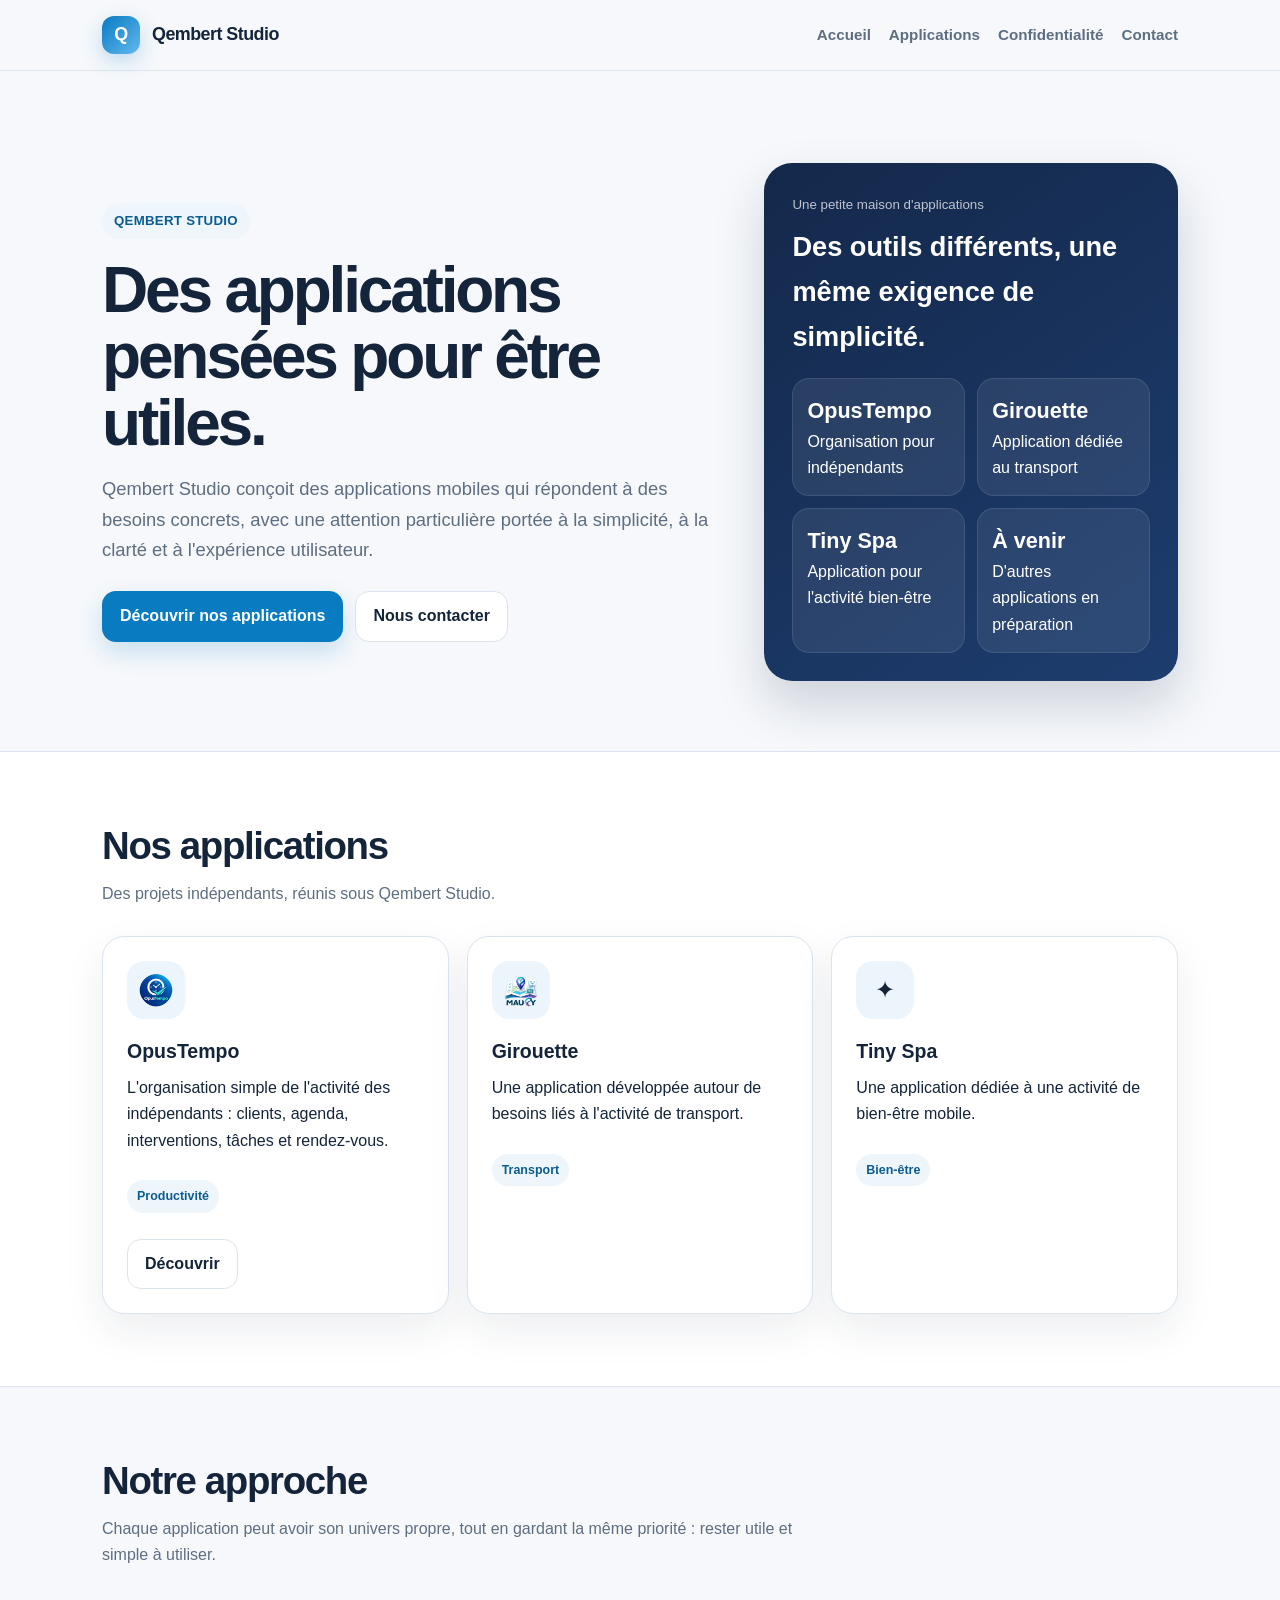
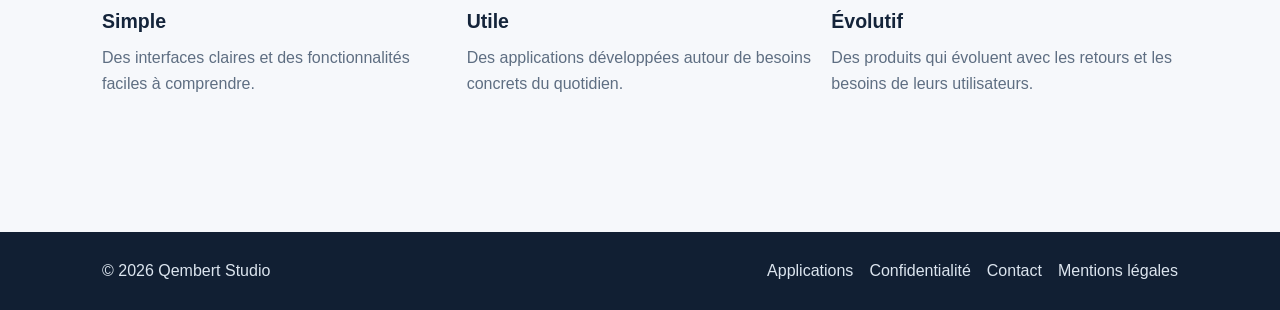
<file: index.html>
<!doctype html>
<html lang="fr">
<head>
  <meta charset="utf-8">
  <meta name="viewport" content="width=device-width, initial-scale=1">
  <meta name="description" content="Qembert Studio conçoit des applications mobiles simples, utiles et pensées autour de besoins concrets.">
  <title>Qembert Studio — Applications utiles au quotidien</title>
  <link rel="stylesheet" href="assets/style.css">
</head>
<body>
<header class="site-header">
  <div class="header-inner">
    <a class="brand" href="index.html"><span class="brand-mark">Q</span>Qembert Studio</a>
    <nav aria-label="Navigation principale">
      <a href="index.html">Accueil</a>
      <a href="applications/index.html">Applications</a>
      <a href="confidentialite/index.html">Confidentialité</a>
      <a href="contact/index.html">Contact</a>
    </nav>
  </div>
</header>

<main>
  <section class="hero">
    <div class="container hero-grid">
      <div>
        <span class="eyebrow">Qembert Studio</span>
        <h1>Des applications pensées pour être utiles.</h1>
        <p class="lead">Qembert Studio conçoit des applications mobiles qui répondent à des besoins concrets, avec une attention particulière portée à la simplicité, à la clarté et à l'expérience utilisateur.</p>
        <div class="actions">
          <a class="btn btn-primary" href="applications/index.html">Découvrir nos applications</a>
          <a class="btn btn-secondary" href="contact/index.html">Nous contacter</a>
        </div>
      </div>
      <aside class="hero-card" aria-label="Présentation">
        <small>Une petite maison d'applications</small>
        <h3 style="font-size:1.7rem;margin-top:8px;">Des outils différents, une même exigence de simplicité.</h3>
        <div class="mini-grid">
          <div class="mini"><strong>OpusTempo</strong><span>Organisation pour indépendants</span></div>
          <div class="mini"><strong>Girouette</strong><span>Application dédiée au transport</span></div>
          <div class="mini"><strong>Tiny Spa</strong><span>Application pour l'activité bien-être</span></div>
          <div class="mini"><strong>À venir</strong><span>D'autres applications en préparation</span></div>
        </div>
      </aside>
    </div>
  </section>

  <section class="section section-alt">
    <div class="container">
      <h2>Nos applications</h2>
      <p class="section-intro">Des projets indépendants, réunis sous Qembert Studio.</p>
      <div class="cards">
        <article class="card">
          <div class="card-icon"><img src="assets/opustempo-icon.png" alt="Icône OpusTempo"></div>
          <h3>OpusTempo</h3>
          <p>L'organisation simple de l'activité des indépendants : clients, agenda, interventions, tâches et rendez-vous.</p>
          <span class="tag">Productivité</span>
          <div class="actions"><a class="btn btn-secondary" href="applications/index.html#opustempo">Découvrir</a></div>
        </article>
        <article class="card">
  <div class="card-icon">
    <img src="assets/logo-girouette.png" alt="Logo Girouette">
  </div>
  <h3>Girouette</h3>
  <p>Une application développée autour de besoins liés à l'activité de transport.</p>
  <span class="tag">Transport</span>
</article>
        <article class="card">
          <div class="card-icon"><span style="font-size:1.5rem;">✦</span></div>
          <h3>Tiny Spa</h3>
          <p>Une application dédiée à une activité de bien-être mobile.</p>
          <span class="tag">Bien-être</span>
        </article>
      </div>
    </div>
  </section>

  <section class="section">
    <div class="container">
      <h2>Notre approche</h2>
      <p class="section-intro">Chaque application peut avoir son univers propre, tout en gardant la même priorité : rester utile et simple à utiliser.</p>
      <div class="features">
        <div class="feature"><h3>Simple</h3><p>Des interfaces claires et des fonctionnalités faciles à comprendre.</p></div>
        <div class="feature"><h3>Utile</h3><p>Des applications développées autour de besoins concrets du quotidien.</p></div>
        <div class="feature"><h3>Évolutif</h3><p>Des produits qui évoluent avec les retours et les besoins de leurs utilisateurs.</p></div>
      </div>
    </div>
  </section>
</main>

<footer class="footer">
  <div class="footer-inner">
    <div>© 2026 Qembert Studio</div>
    <div class="footer-links">
      <a href="applications/index.html">Applications</a>
      <a href="confidentialite/index.html">Confidentialité</a>
      <a href="contact/index.html">Contact</a>
      <a href="mentions-legales/index.html">Mentions légales</a>
    </div>
  </div>
</footer>
</body>
</html>
</file>
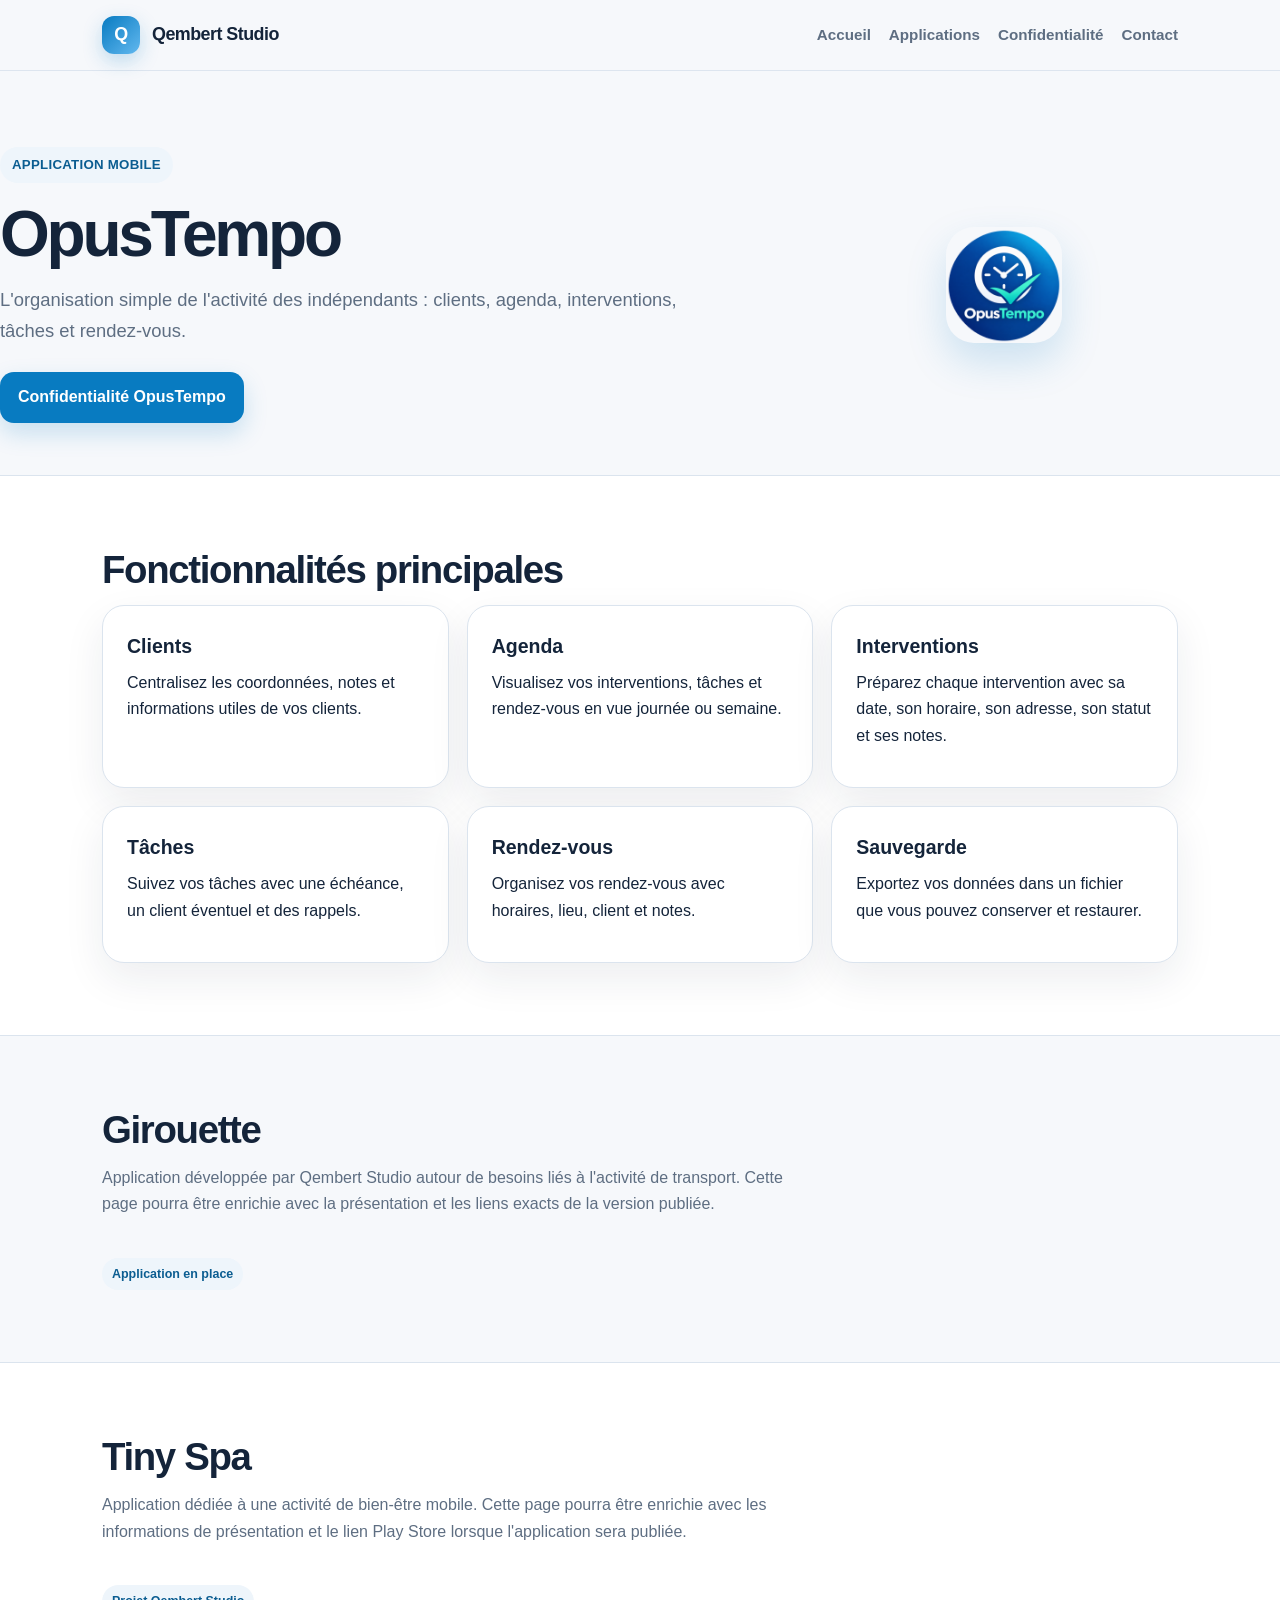
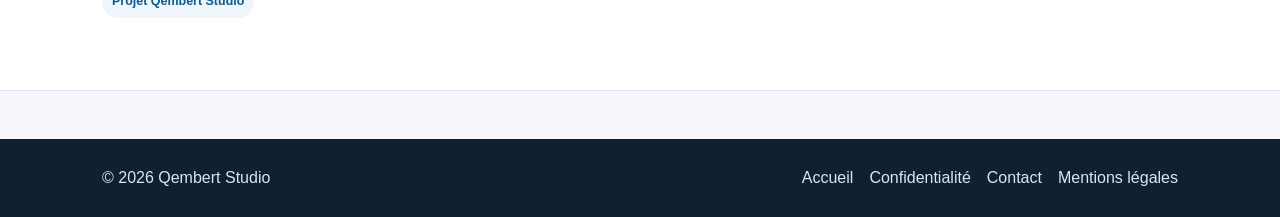
<file: applications/index.html>
<!doctype html>
<html lang="fr">
<head><meta charset="utf-8"><meta name="viewport" content="width=device-width,initial-scale=1"><meta name="description" content="Les applications développées par Qembert Studio."><title>Applications — Qembert Studio</title><link rel="stylesheet" href="../assets/style.css"></head>
<body>
<header class="site-header"><div class="header-inner"><a class="brand" href="../index.html"><span class="brand-mark">Q</span>Qembert Studio</a><nav><a href="../index.html">Accueil</a><a href="index.html">Applications</a><a href="../confidentialite/index.html">Confidentialité</a><a href="../contact/index.html">Contact</a></nav></div></header>
<main>
  <section class="app-hero" id="opustempo"><div class="container" style="display:contents"><div><span class="eyebrow">Application mobile</span><h1>OpusTempo</h1><p class="lead">L'organisation simple de l'activité des indépendants : clients, agenda, interventions, tâches et rendez-vous.</p><div class="actions"><a class="btn btn-primary" href="../confidentialite/opustempo/index.html">Confidentialité OpusTempo</a></div></div><div style="display:flex;justify-content:center"><img class="app-icon" src="../assets/opustempo-icon.png" alt="Icône OpusTempo"></div></div></section>
  <section class="section section-alt"><div class="container"><h2>Fonctionnalités principales</h2><div class="cards"><article class="card"><h3>Clients</h3><p>Centralisez les coordonnées, notes et informations utiles de vos clients.</p></article><article class="card"><h3>Agenda</h3><p>Visualisez vos interventions, tâches et rendez-vous en vue journée ou semaine.</p></article><article class="card"><h3>Interventions</h3><p>Préparez chaque intervention avec sa date, son horaire, son adresse, son statut et ses notes.</p></article><article class="card"><h3>Tâches</h3><p>Suivez vos tâches avec une échéance, un client éventuel et des rappels.</p></article><article class="card"><h3>Rendez-vous</h3><p>Organisez vos rendez-vous avec horaires, lieu, client et notes.</p></article><article class="card"><h3>Sauvegarde</h3><p>Exportez vos données dans un fichier que vous pouvez conserver et restaurer.</p></article></div></div></section>
  <section class="section"><div class="container"><h2>Girouette</h2><p class="section-intro">Application développée par Qembert Studio autour de besoins liés à l'activité de transport. Cette page pourra être enrichie avec la présentation et les liens exacts de la version publiée.</p><span class="tag">Application en place</span></div></section>
  <section class="section section-alt"><div class="container"><h2>Tiny Spa</h2><p class="section-intro">Application dédiée à une activité de bien-être mobile. Cette page pourra être enrichie avec les informations de présentation et le lien Play Store lorsque l'application sera publiée.</p><span class="tag">Projet Qembert Studio</span></div></section>
</main>
<footer class="footer"><div class="footer-inner"><div>© 2026 Qembert Studio</div><div class="footer-links"><a href="../index.html">Accueil</a><a href="../confidentialite/index.html">Confidentialité</a><a href="../contact/index.html">Contact</a><a href="../mentions-legales/index.html">Mentions légales</a></div></div></footer>
</body></html>
</file>
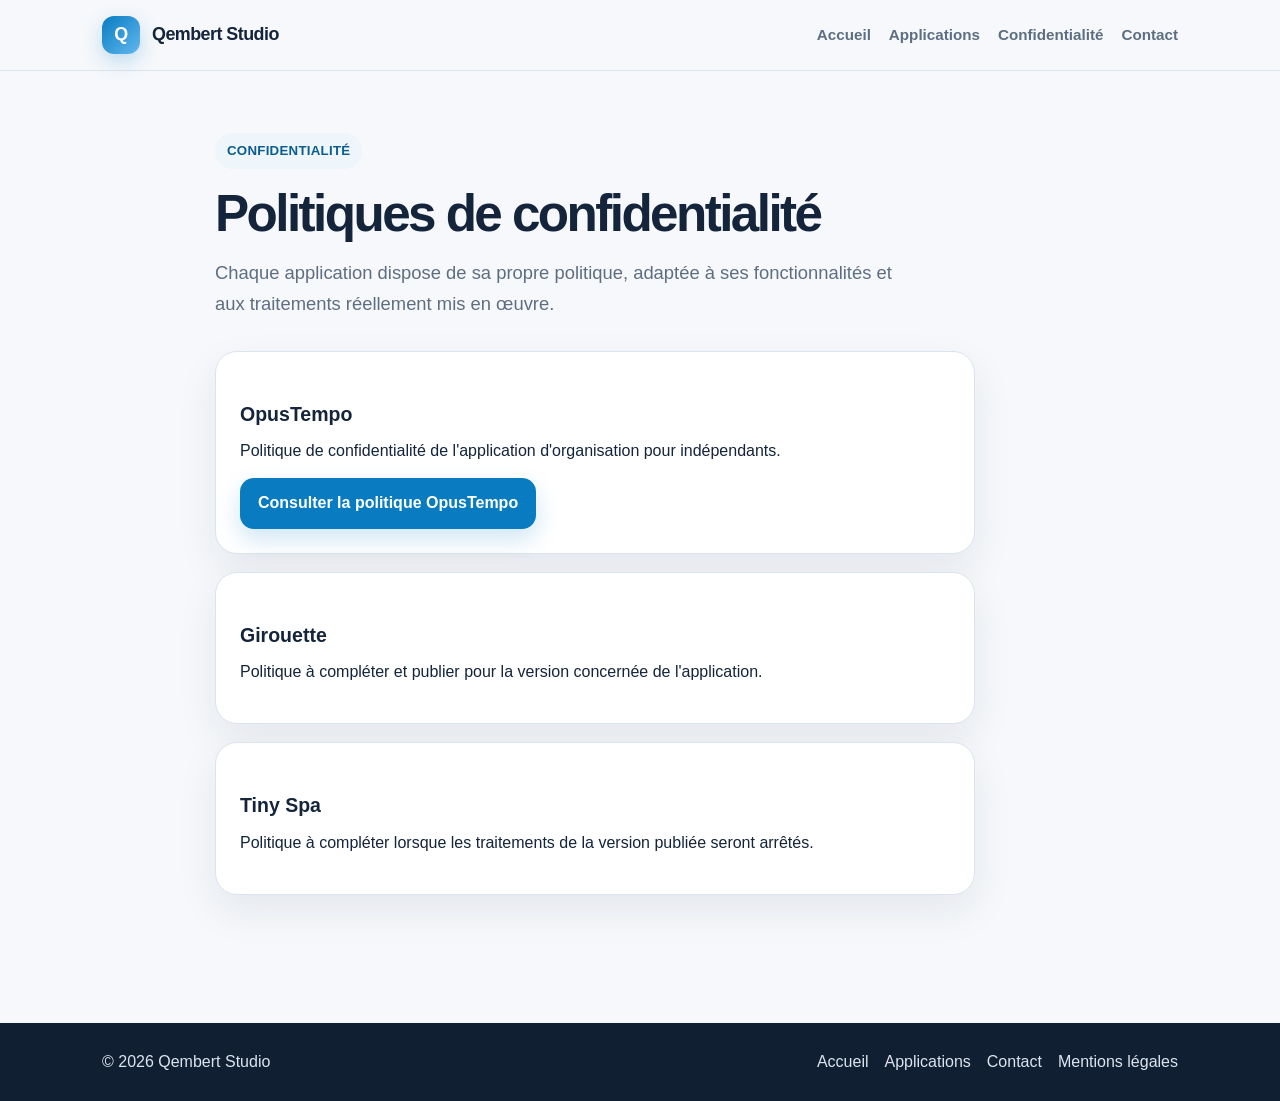
<file: confidentialite/index.html>
<!doctype html>
<html lang="fr"><head><meta charset="utf-8"><meta name="viewport" content="width=device-width,initial-scale=1"><meta name="description" content="Politique de confidentialité des applications de Qembert Studio."><title>Confidentialité — Qembert Studio</title><link rel="stylesheet" href="../assets/style.css"></head>
<body>
<header class="site-header"><div class="header-inner"><a class="brand" href="../index.html"><span class="brand-mark">Q</span>Qembert Studio</a><nav><a href="../index.html">Accueil</a><a href="../applications/index.html">Applications</a><a href="index.html">Confidentialité</a><a href="../contact/index.html">Contact</a></nav></div></header>
<main><section class="prose container"><span class="eyebrow">Confidentialité</span><h1>Politiques de confidentialité</h1><p class="lead">Chaque application dispose de sa propre politique, adaptée à ses fonctionnalités et aux traitements réellement mis en œuvre.</p><div class="cards" style="margin-top:32px;grid-template-columns:1fr;max-width:760px"><article class="card"><h3>OpusTempo</h3><p>Politique de confidentialité de l'application d'organisation pour indépendants.</p><a class="btn btn-primary" href="opustempo/index.html">Consulter la politique OpusTempo</a></article><article class="card"><h3>Girouette</h3><p>Politique à compléter et publier pour la version concernée de l'application.</p></article><article class="card"><h3>Tiny Spa</h3><p>Politique à compléter lorsque les traitements de la version publiée seront arrêtés.</p></article></div></section></main>
<footer class="footer"><div class="footer-inner"><div>© 2026 Qembert Studio</div><div class="footer-links"><a href="../index.html">Accueil</a><a href="../applications/index.html">Applications</a><a href="../contact/index.html">Contact</a><a href="../mentions-legales/index.html">Mentions légales</a></div></div></footer>
</body></html>
</file>
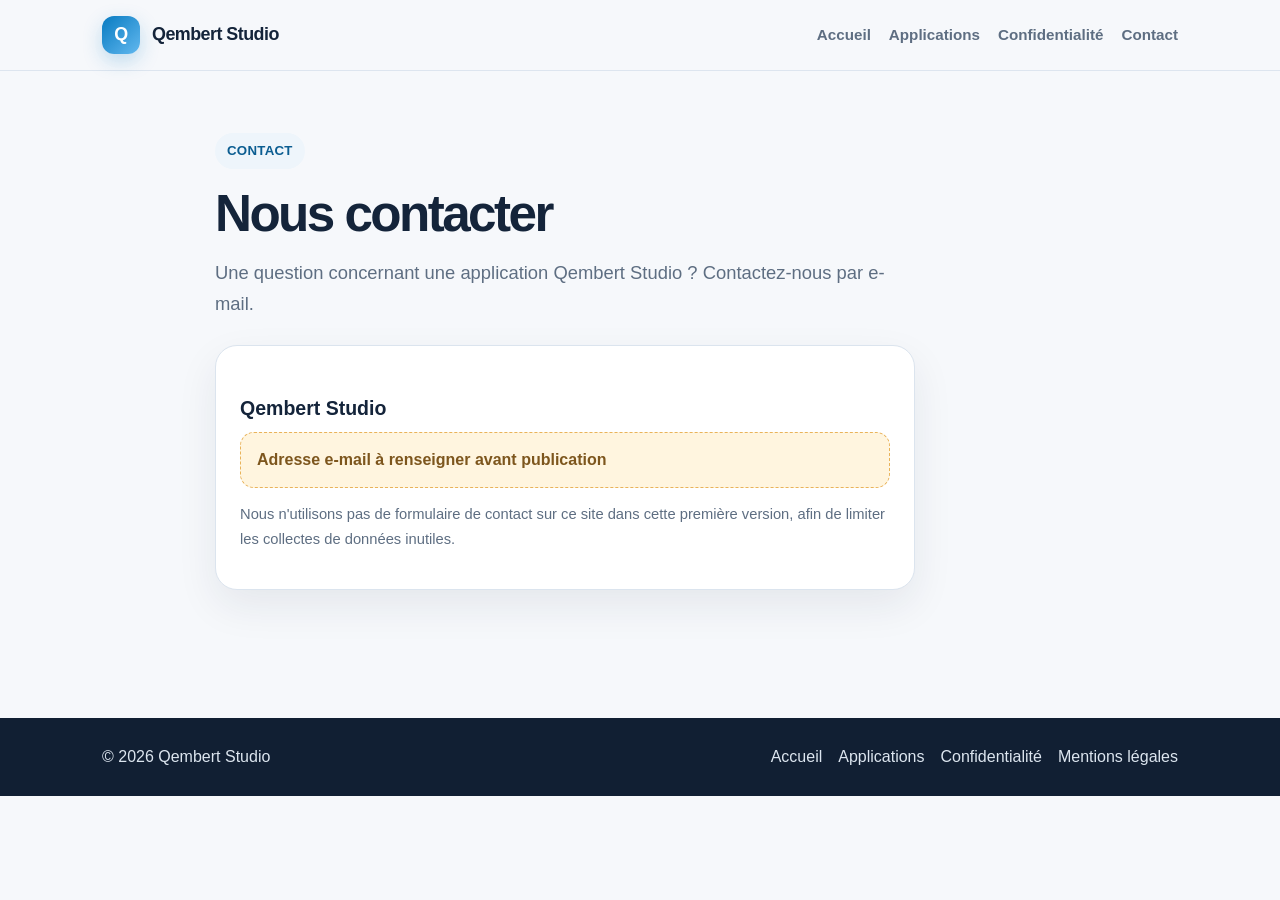
<file: contact/index.html>
<!doctype html>
<html lang="fr"><head><meta charset="utf-8"><meta name="viewport" content="width=device-width,initial-scale=1"><meta name="description" content="Contacter Qembert Studio."><title>Contact — Qembert Studio</title><link rel="stylesheet" href="../assets/style.css"></head>
<body><header class="site-header"><div class="header-inner"><a class="brand" href="../index.html"><span class="brand-mark">Q</span>Qembert Studio</a><nav><a href="../index.html">Accueil</a><a href="../applications/index.html">Applications</a><a href="../confidentialite/index.html">Confidentialité</a><a href="index.html">Contact</a></nav></div></header>
<main><section class="prose container"><span class="eyebrow">Contact</span><h1>Nous contacter</h1><p class="lead">Une question concernant une application Qembert Studio ? Contactez-nous par e-mail.</p><div class="card" style="margin-top:26px;max-width:700px"><h3>Qembert Studio</h3><p class="placeholder"><strong>Adresse e-mail à renseigner avant publication</strong></p><p class="meta">Nous n'utilisons pas de formulaire de contact sur ce site dans cette première version, afin de limiter les collectes de données inutiles.</p></div></section></main>
<footer class="footer"><div class="footer-inner"><div>© 2026 Qembert Studio</div><div class="footer-links"><a href="../index.html">Accueil</a><a href="../applications/index.html">Applications</a><a href="../confidentialite/index.html">Confidentialité</a><a href="../mentions-legales/index.html">Mentions légales</a></div></div></footer></body></html>
</file>
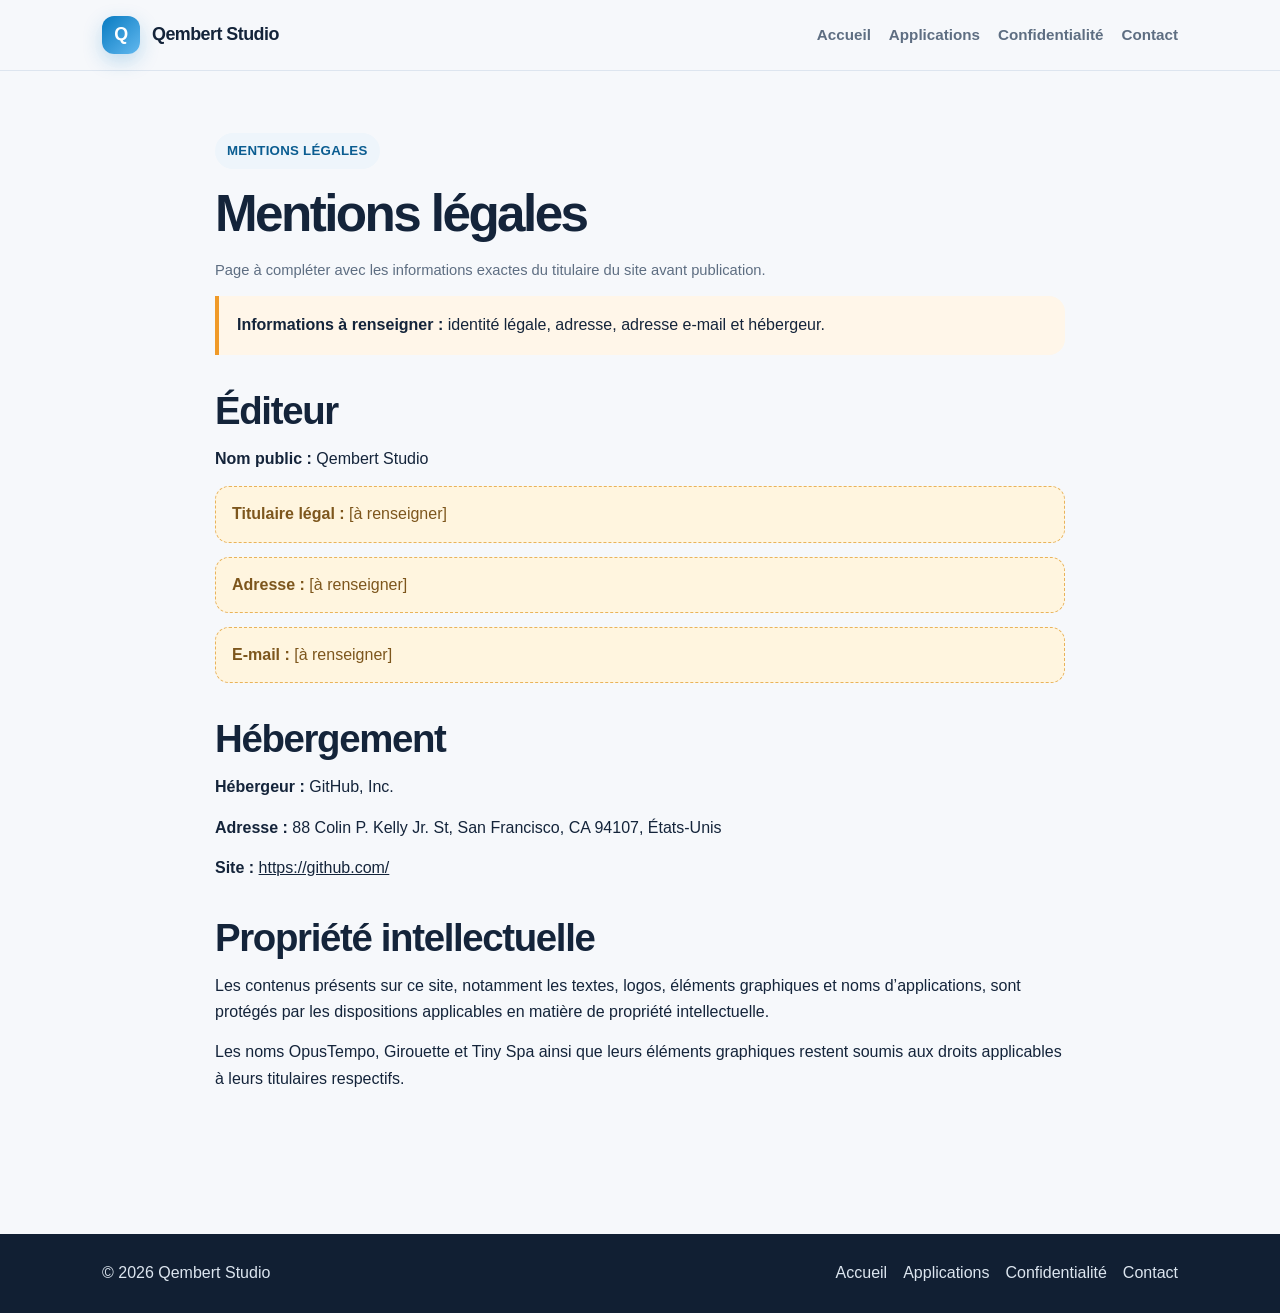
<file: mentions-legales/index.html>
<!doctype html>
<html lang="fr"><head><meta charset="utf-8"><meta name="viewport" content="width=device-width,initial-scale=1"><meta name="description" content="Mentions légales de Qembert Studio."><title>Mentions légales — Qembert Studio</title><link rel="stylesheet" href="../assets/style.css"></head>
<body><header class="site-header"><div class="header-inner"><a class="brand" href="../index.html"><span class="brand-mark">Q</span>Qembert Studio</a><nav><a href="../index.html">Accueil</a><a href="../applications/index.html">Applications</a><a href="../confidentialite/index.html">Confidentialité</a><a href="../contact/index.html">Contact</a></nav></div></header>
<main><section class="prose container"><span class="eyebrow">Mentions légales</span><h1>Mentions légales</h1><p class="meta">Page à compléter avec les informations exactes du titulaire du site avant publication.</p><div class="notice warning"><strong>Informations à renseigner :</strong> identité légale, adresse, adresse e-mail et hébergeur.</div><h2>Éditeur</h2><p><strong>Nom public :</strong> Qembert Studio</p><p class="placeholder"><strong>Titulaire légal :</strong> [à renseigner]</p><p class="placeholder"><strong>Adresse :</strong> [à renseigner]</p><p class="placeholder"><strong>E-mail :</strong> [à renseigner]</p>
  <h2>Hébergement</h2>
<p><strong>Hébergeur :</strong> GitHub, Inc.</p>
<p><strong>Adresse :</strong> 88 Colin P. Kelly Jr. St, San Francisco, CA 94107, États-Unis</p>
<p><strong>Site :</strong> <a href="https://github.com/">https://github.com/</a></p>
<h2>Propriété intellectuelle</h2><p>Les contenus présents sur ce site, notamment les textes, logos, éléments graphiques et noms d’applications, sont protégés par les dispositions applicables en matière de propriété intellectuelle.</p><p>Les noms OpusTempo, Girouette et Tiny Spa ainsi que leurs éléments graphiques restent soumis aux droits applicables à leurs titulaires respectifs.</p></section></main>
<footer class="footer"><div class="footer-inner"><div>© 2026 Qembert Studio</div><div class="footer-links"><a href="../index.html">Accueil</a><a href="../applications/index.html">Applications</a><a href="../confidentialite/index.html">Confidentialité</a><a href="../contact/index.html">Contact</a></div></div></footer></body></html>
</file>
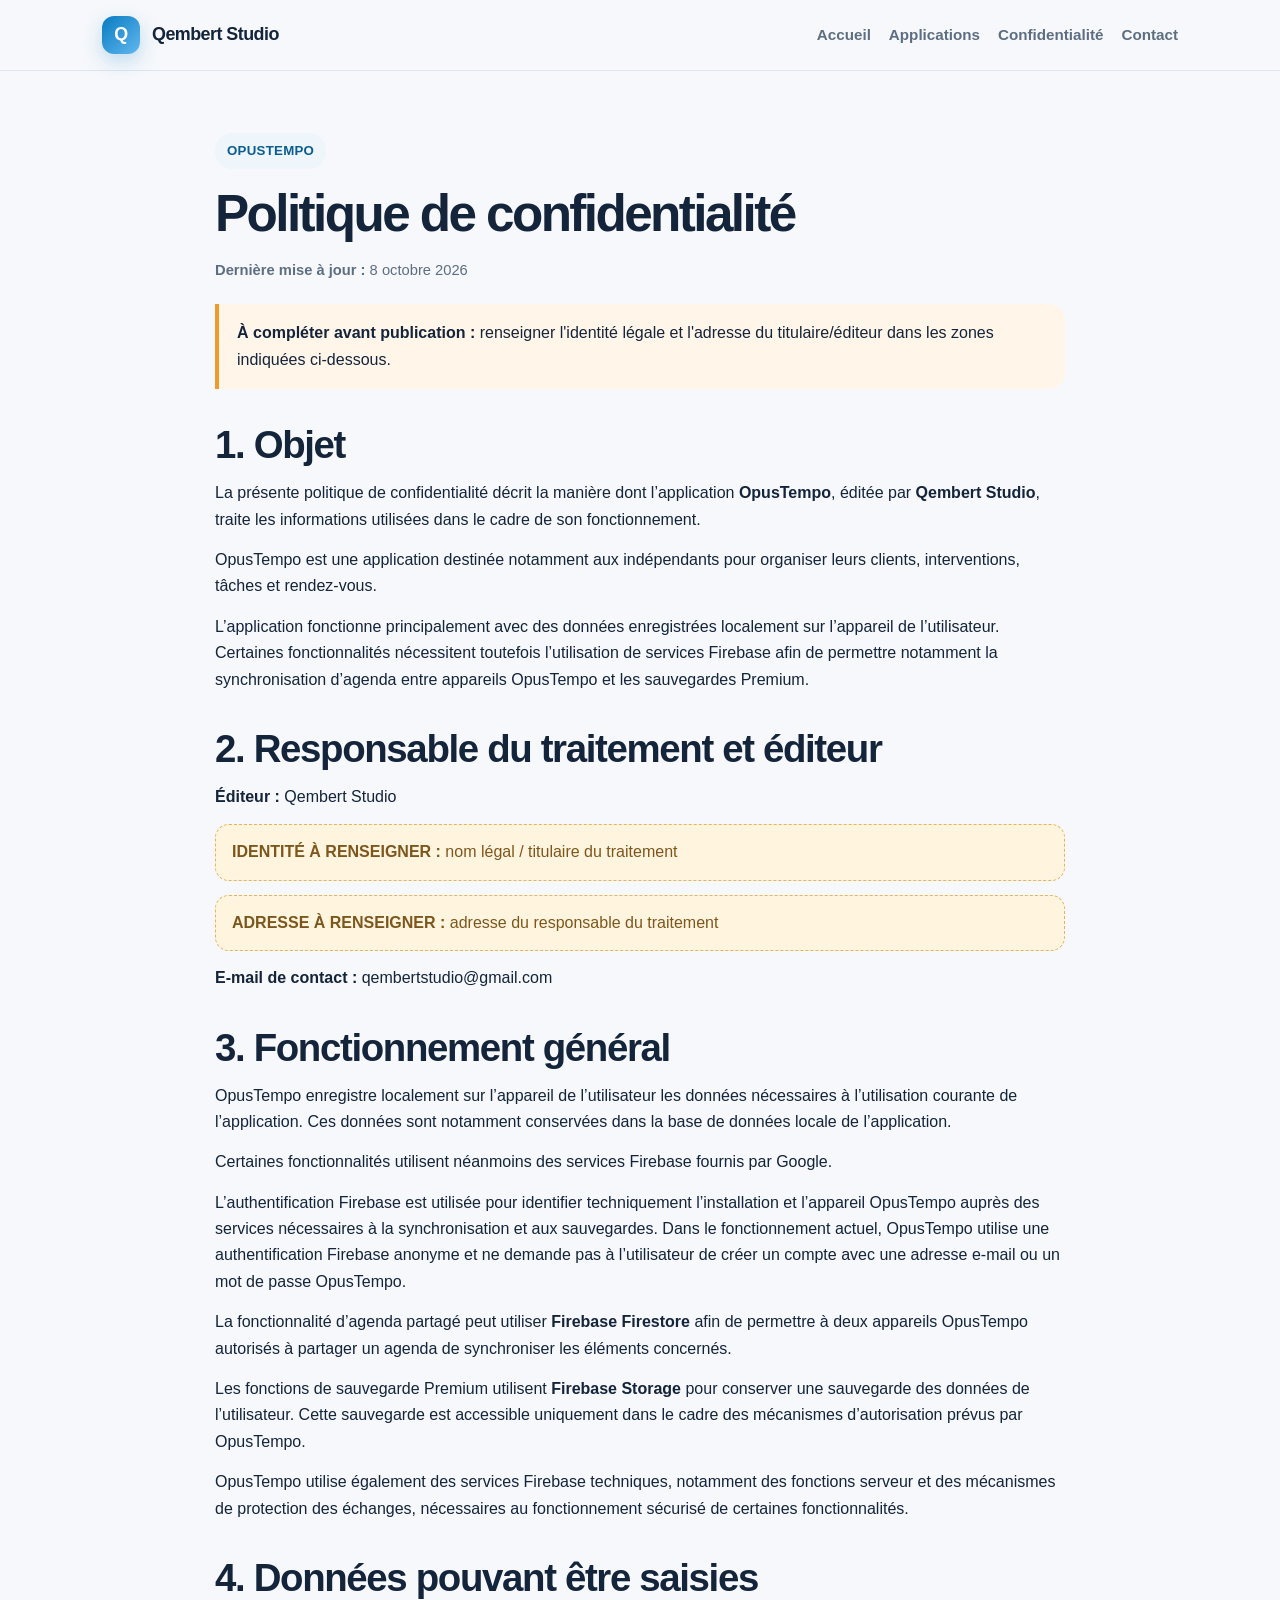
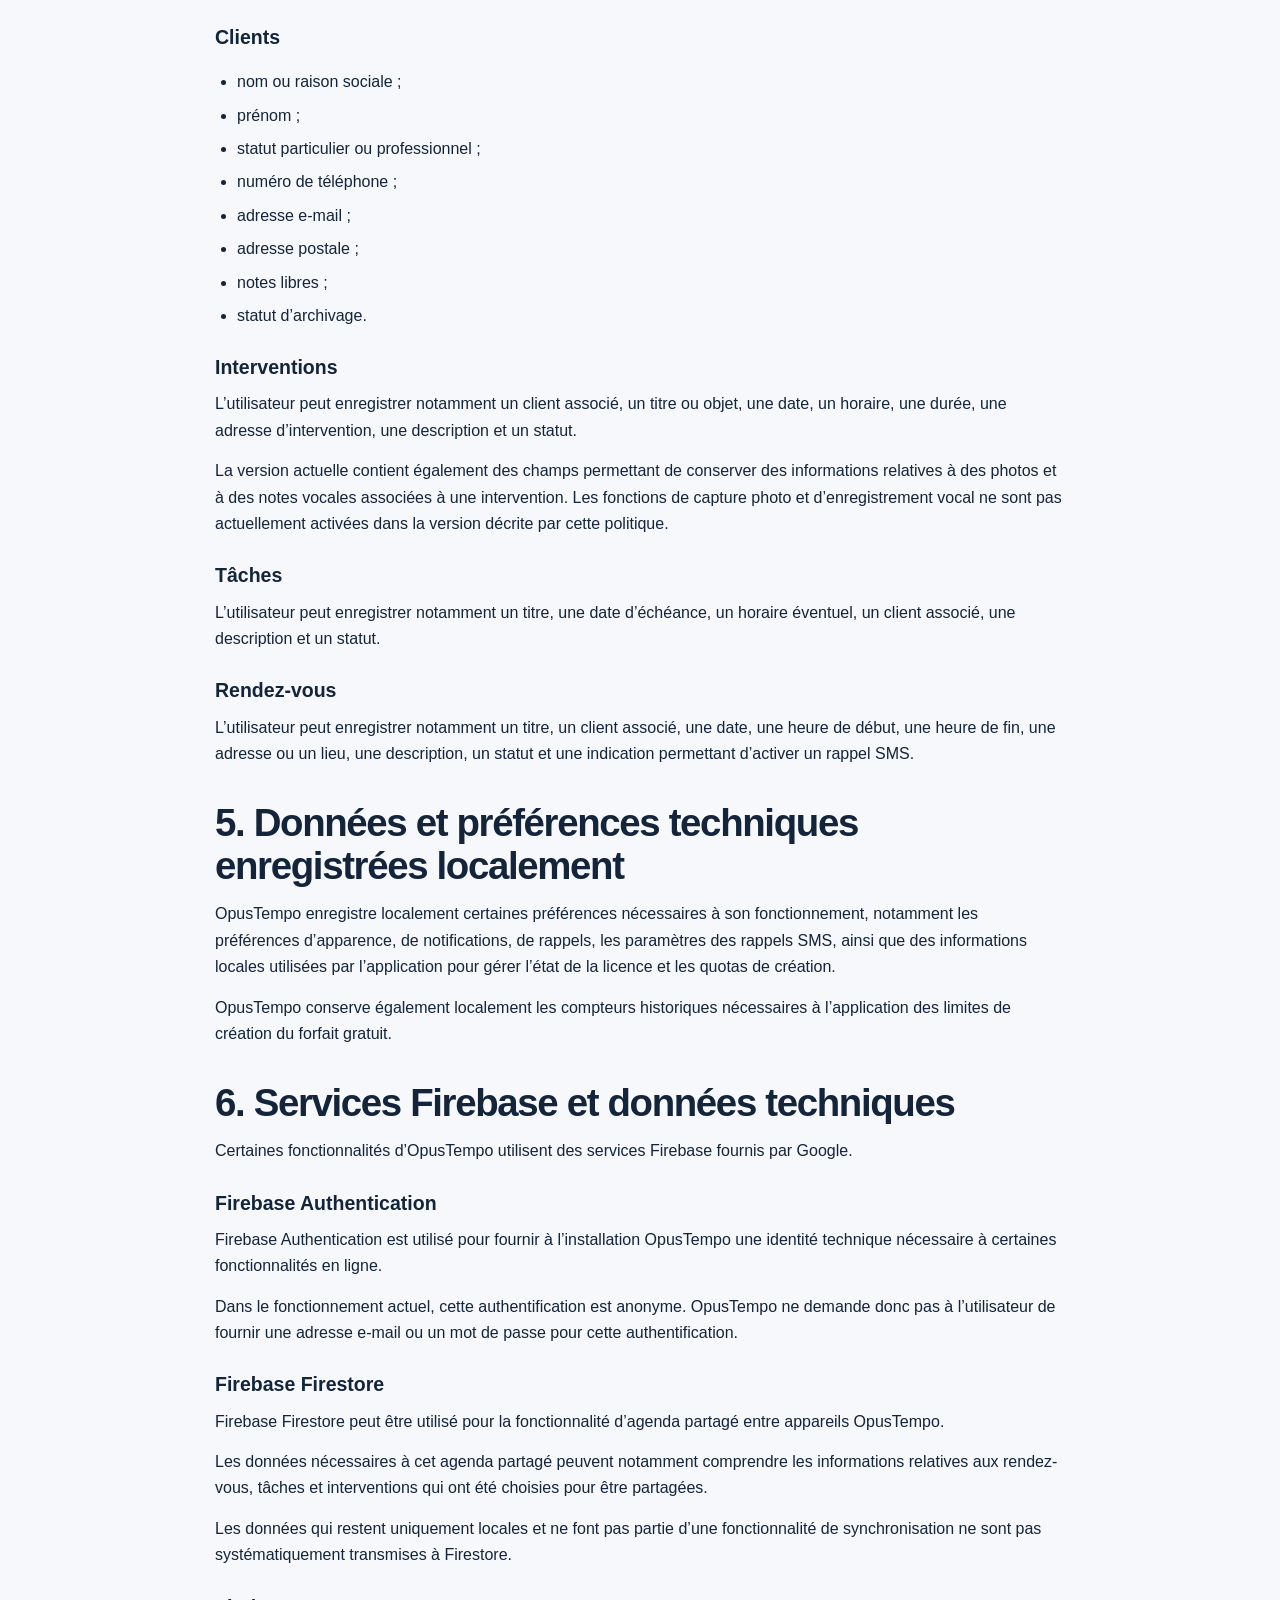
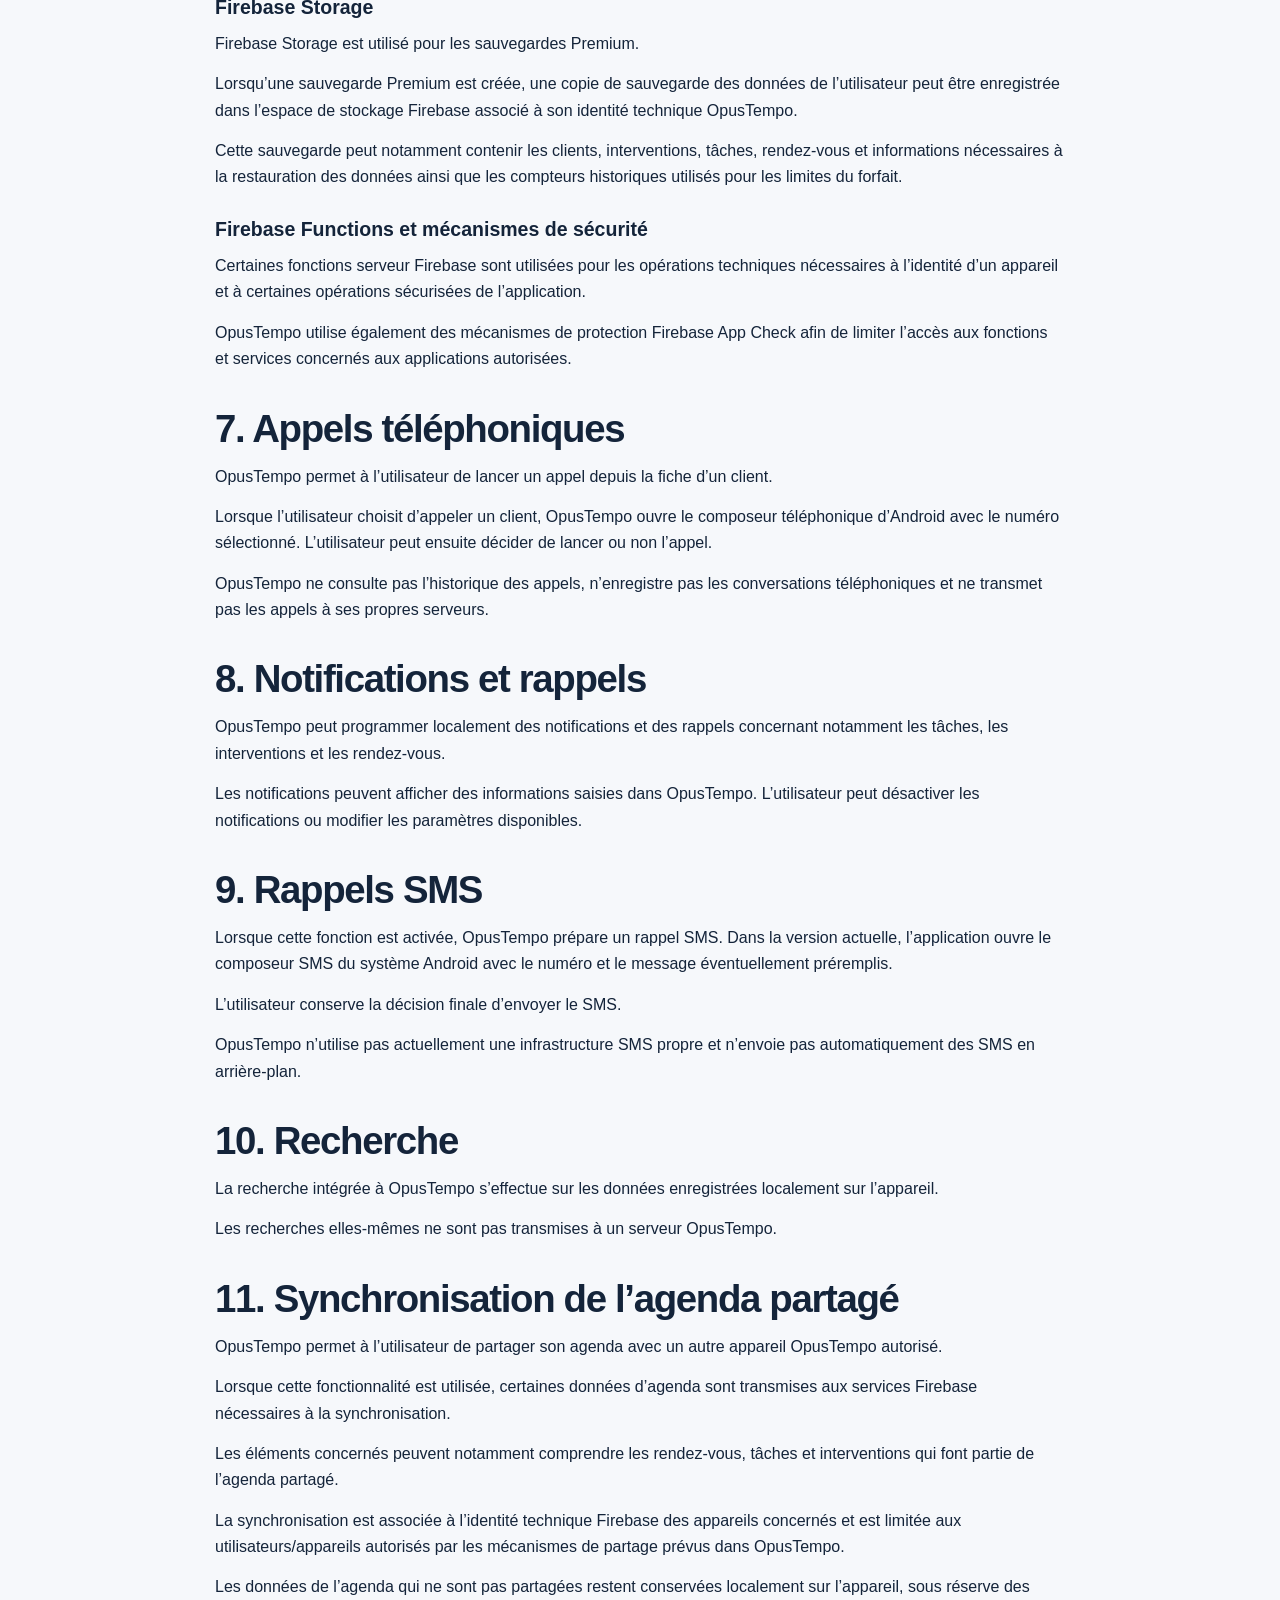
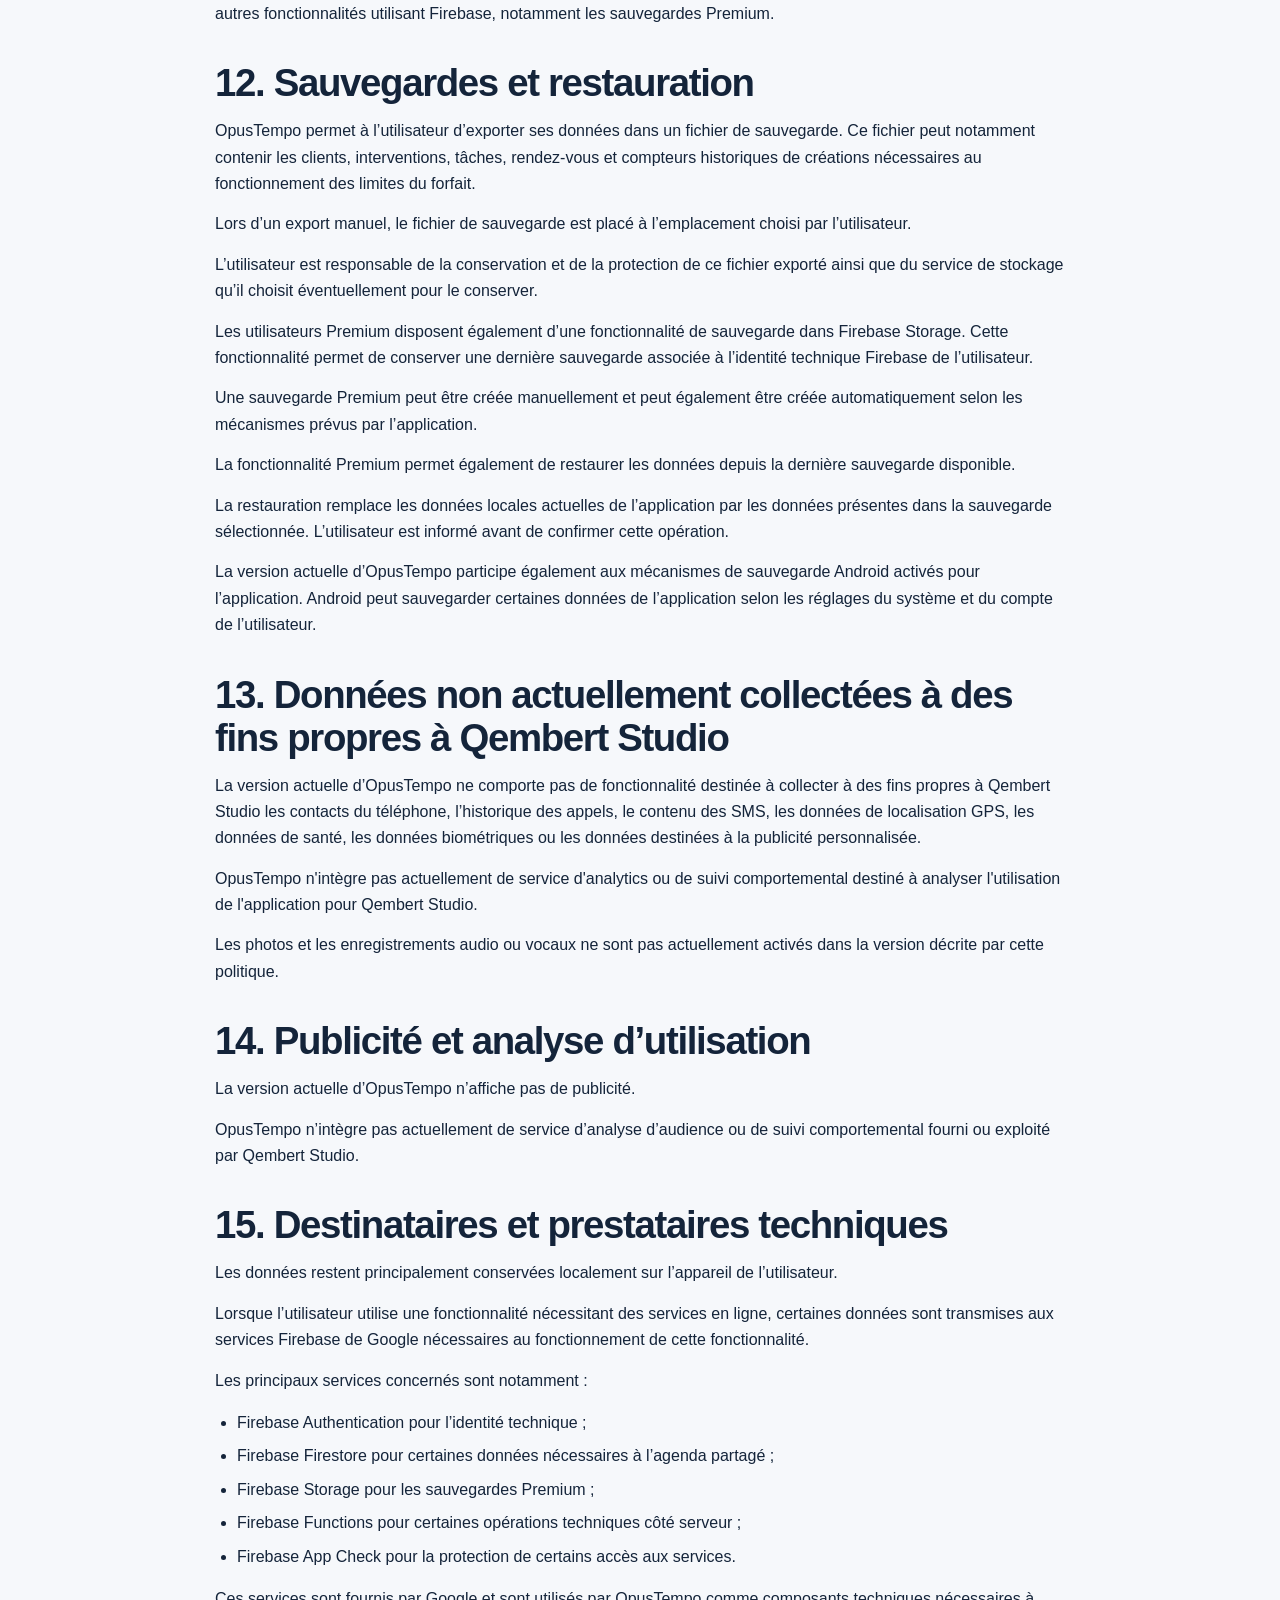
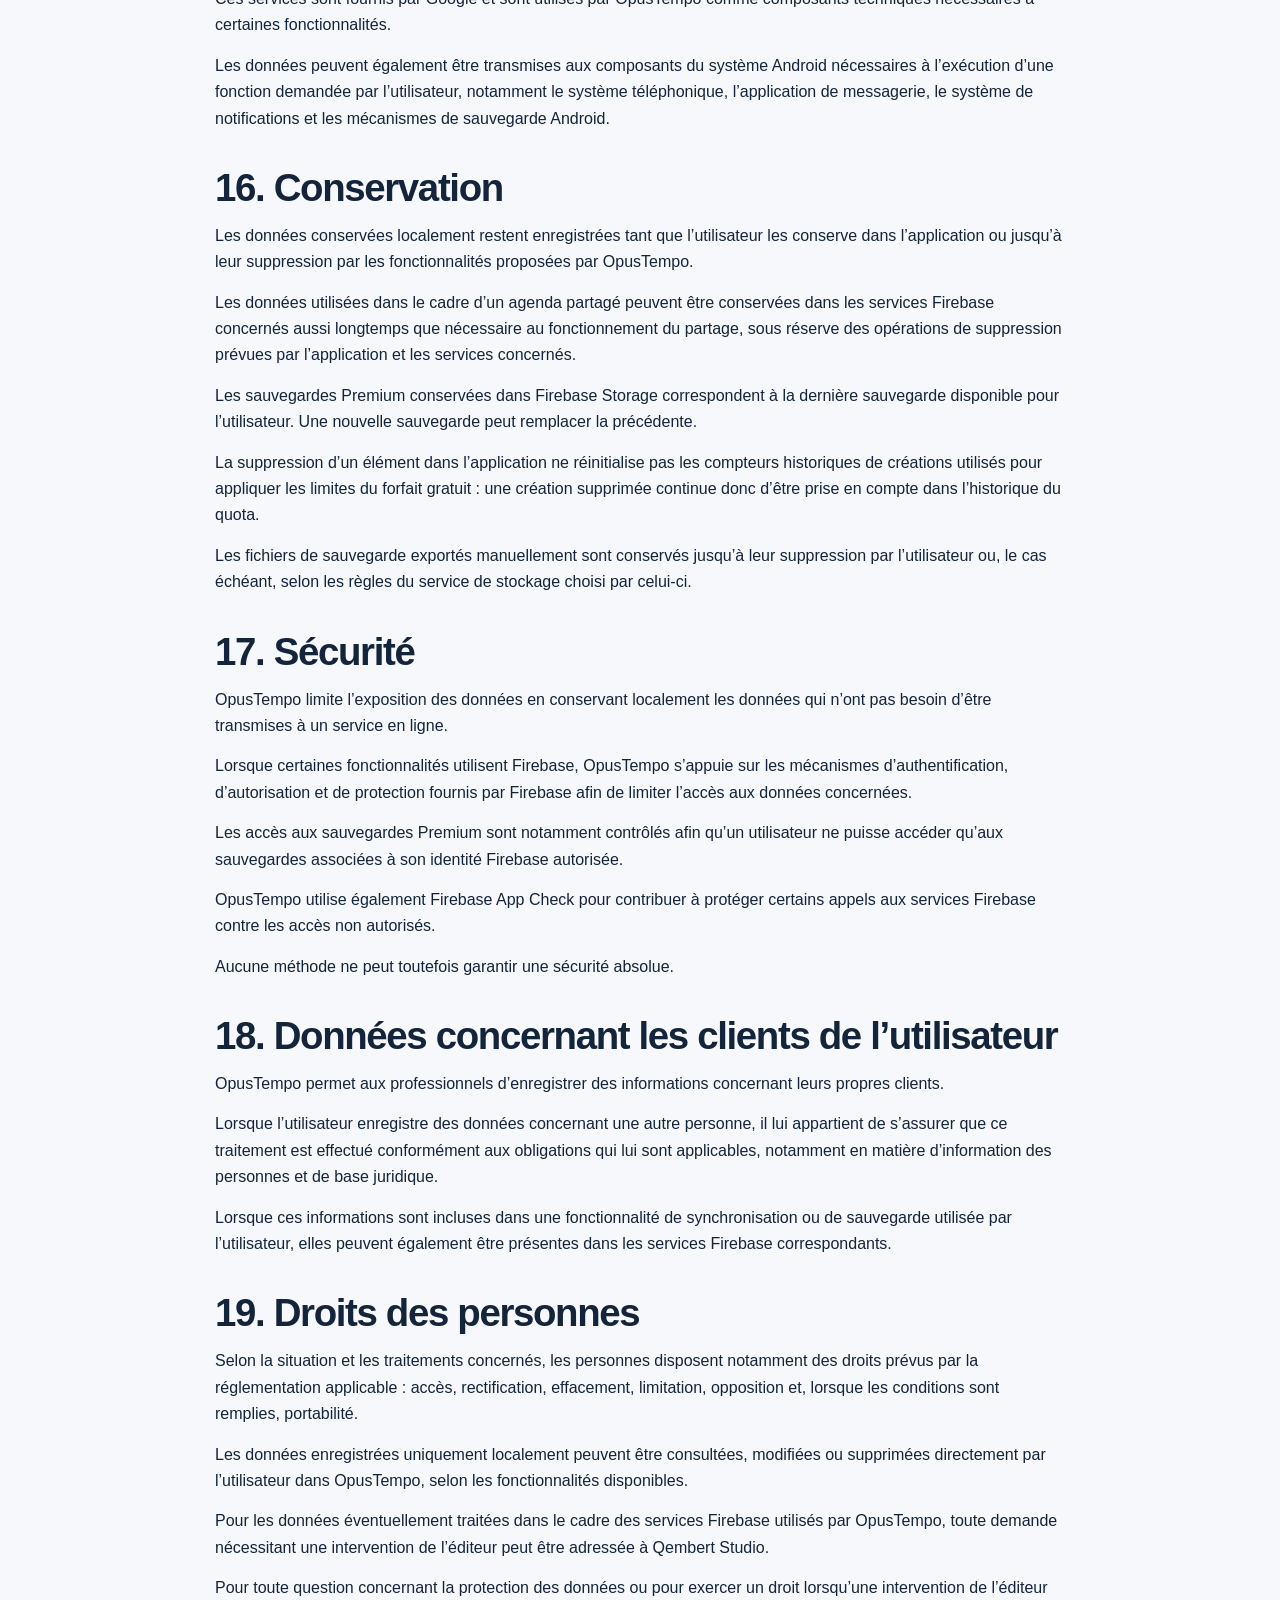
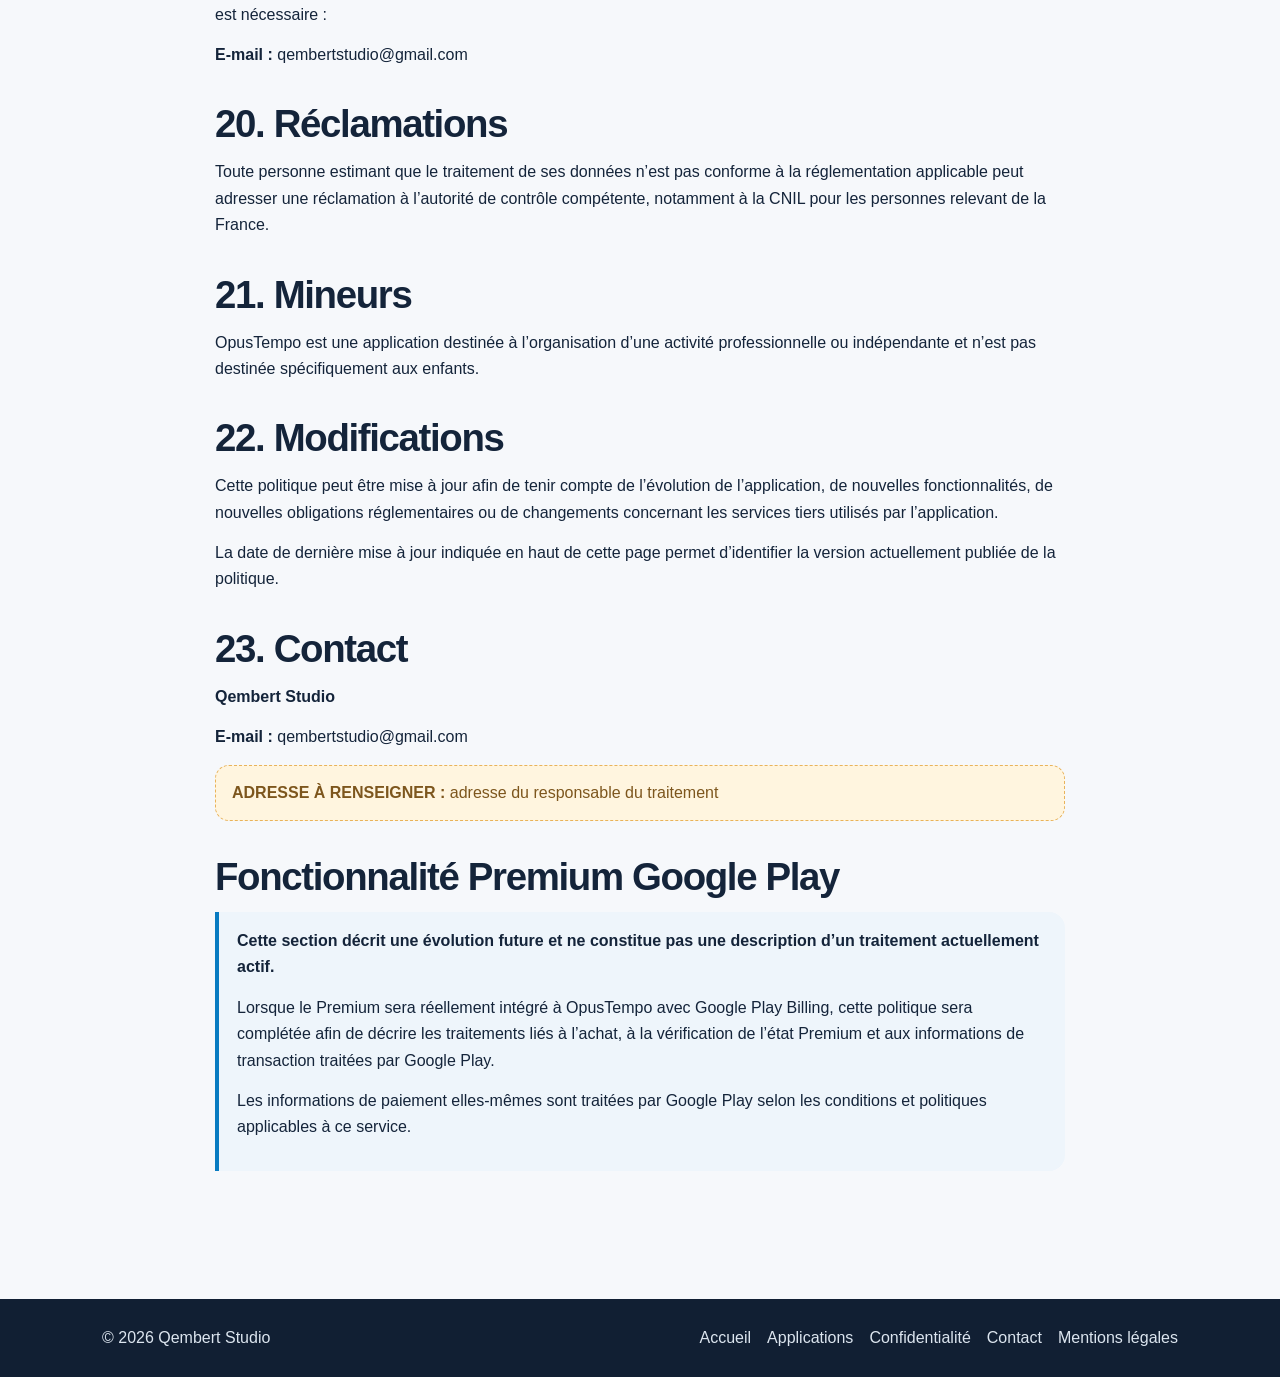
<file: confidentialite/opustempo/index.html>
<!doctype html>
<html lang="fr">
<head>
<meta charset="utf-8">
<meta name="viewport" content="width=device-width,initial-scale=1">
<meta name="description" content="Politique de confidentialité d'OpusTempo, application publiée par Qembert Studio.">
<title>Politique de confidentialité — OpusTempo</title>
<link rel="stylesheet" href="../../assets/style.css">
</head>

<body>

<header class="site-header">
    <div class="header-inner">
        <a class="brand" href="../../index.html">
            <span class="brand-mark">Q</span>Qembert Studio
        </a>
        <nav>
            <a href="../../index.html">Accueil</a>
            <a href="../../applications/index.html">Applications</a>
            <a href="../index.html">Confidentialité</a>
            <a href="../../contact/index.html">Contact</a>
        </nav>
    </div>
</header>

<main>
<article class="prose container">

<span class="eyebrow">OpusTempo</span>

<h1>Politique de confidentialité</h1>

<p class="meta">
    <strong>Dernière mise à jour :</strong> 8 octobre 2026
</p>

<div class="notice warning" style="margin-top:22px">
    <strong>À compléter avant publication :</strong>
    renseigner l'identité légale et l'adresse du titulaire/éditeur dans les zones indiquées ci-dessous.
</div>


<h2>1. Objet</h2>

<p>
    La présente politique de confidentialité décrit la manière dont
    l’application <strong>OpusTempo</strong>, éditée par
    <strong>Qembert Studio</strong>, traite les informations utilisées dans
    le cadre de son fonctionnement.
</p>

<p>
    OpusTempo est une application destinée notamment aux indépendants pour
    organiser leurs clients, interventions, tâches et rendez-vous.
</p>

<p>
    L’application fonctionne principalement avec des données enregistrées
    localement sur l’appareil de l’utilisateur. Certaines fonctionnalités
    nécessitent toutefois l’utilisation de services Firebase afin de permettre
    notamment la synchronisation d’agenda entre appareils OpusTempo et les
    sauvegardes Premium.
</p>


<h2>2. Responsable du traitement et éditeur</h2>

<p><strong>Éditeur :</strong> Qembert Studio</p>

<p class="placeholder">
    <strong>IDENTITÉ À RENSEIGNER :</strong>
    nom légal / titulaire du traitement
</p>

<p class="placeholder">
    <strong>ADRESSE À RENSEIGNER :</strong>
    adresse du responsable du traitement
</p>

<p>
    <strong>E-mail de contact :</strong>
    qembertstudio@gmail.com
</p>


<h2>3. Fonctionnement général</h2>

<p>
    OpusTempo enregistre localement sur l’appareil de l’utilisateur les
    données nécessaires à l’utilisation courante de l’application.
    Ces données sont notamment conservées dans la base de données locale
    de l’application.
</p>

<p>
    Certaines fonctionnalités utilisent néanmoins des services Firebase
    fournis par Google.
</p>

<p>
    L’authentification Firebase est utilisée pour identifier techniquement
    l’installation et l’appareil OpusTempo auprès des services nécessaires
    à la synchronisation et aux sauvegardes. Dans le fonctionnement actuel,
    OpusTempo utilise une authentification Firebase anonyme et ne demande
    pas à l’utilisateur de créer un compte avec une adresse e-mail ou un
    mot de passe OpusTempo.
</p>

<p>
    La fonctionnalité d’agenda partagé peut utiliser
    <strong>Firebase Firestore</strong> afin de permettre à deux appareils
    OpusTempo autorisés à partager un agenda de synchroniser les éléments
    concernés.
</p>

<p>
    Les fonctions de sauvegarde Premium utilisent
    <strong>Firebase Storage</strong> pour conserver une sauvegarde des
    données de l’utilisateur. Cette sauvegarde est accessible uniquement
    dans le cadre des mécanismes d’autorisation prévus par OpusTempo.
</p>

<p>
    OpusTempo utilise également des services Firebase techniques, notamment
    des fonctions serveur et des mécanismes de protection des échanges,
    nécessaires au fonctionnement sécurisé de certaines fonctionnalités.
</p>


<h2>4. Données pouvant être saisies</h2>

<h3>Clients</h3>

<ul>
    <li>nom ou raison sociale ;</li>
    <li>prénom ;</li>
    <li>statut particulier ou professionnel ;</li>
    <li>numéro de téléphone ;</li>
    <li>adresse e-mail ;</li>
    <li>adresse postale ;</li>
    <li>notes libres ;</li>
    <li>statut d’archivage.</li>
</ul>

<h3>Interventions</h3>

<p>
    L’utilisateur peut enregistrer notamment un client associé, un titre ou
    objet, une date, un horaire, une durée, une adresse d’intervention,
    une description et un statut.
</p>

<p>
    La version actuelle contient également des champs permettant de conserver
    des informations relatives à des photos et à des notes vocales associées
    à une intervention. Les fonctions de capture photo et d’enregistrement
    vocal ne sont pas actuellement activées dans la version décrite par cette
    politique.
</p>

<h3>Tâches</h3>

<p>
    L’utilisateur peut enregistrer notamment un titre, une date d’échéance,
    un horaire éventuel, un client associé, une description et un statut.
</p>

<h3>Rendez-vous</h3>

<p>
    L’utilisateur peut enregistrer notamment un titre, un client associé,
    une date, une heure de début, une heure de fin, une adresse ou un lieu,
    une description, un statut et une indication permettant d’activer
    un rappel SMS.
</p>


<h2>5. Données et préférences techniques enregistrées localement</h2>

<p>
    OpusTempo enregistre localement certaines préférences nécessaires à son
    fonctionnement, notamment les préférences d’apparence, de notifications,
    de rappels, les paramètres des rappels SMS, ainsi que des informations
    locales utilisées par l’application pour gérer l’état de la licence et
    les quotas de création.
</p>

<p>
    OpusTempo conserve également localement les compteurs historiques
    nécessaires à l’application des limites de création du forfait gratuit.
</p>


<h2>6. Services Firebase et données techniques</h2>

<p>
    Certaines fonctionnalités d’OpusTempo utilisent des services Firebase
    fournis par Google.
</p>

<h3>Firebase Authentication</h3>

<p>
    Firebase Authentication est utilisé pour fournir à l’installation
    OpusTempo une identité technique nécessaire à certaines fonctionnalités
    en ligne.
</p>

<p>
    Dans le fonctionnement actuel, cette authentification est anonyme.
    OpusTempo ne demande donc pas à l’utilisateur de fournir une adresse
    e-mail ou un mot de passe pour cette authentification.
</p>

<h3>Firebase Firestore</h3>

<p>
    Firebase Firestore peut être utilisé pour la fonctionnalité d’agenda
    partagé entre appareils OpusTempo.
</p>

<p>
    Les données nécessaires à cet agenda partagé peuvent notamment
    comprendre les informations relatives aux rendez-vous, tâches et
    interventions qui ont été choisies pour être partagées.
</p>

<p>
    Les données qui restent uniquement locales et ne font pas partie d’une
    fonctionnalité de synchronisation ne sont pas systématiquement
    transmises à Firestore.
</p>

<h3>Firebase Storage</h3>

<p>
    Firebase Storage est utilisé pour les sauvegardes Premium.
</p>

<p>
    Lorsqu’une sauvegarde Premium est créée, une copie de sauvegarde des
    données de l’utilisateur peut être enregistrée dans l’espace de stockage
    Firebase associé à son identité technique OpusTempo.
</p>

<p>
    Cette sauvegarde peut notamment contenir les clients, interventions,
    tâches, rendez-vous et informations nécessaires à la restauration des
    données ainsi que les compteurs historiques utilisés pour les limites
    du forfait.
</p>

<h3>Firebase Functions et mécanismes de sécurité</h3>

<p>
    Certaines fonctions serveur Firebase sont utilisées pour les opérations
    techniques nécessaires à l’identité d’un appareil et à certaines
    opérations sécurisées de l’application.
</p>

<p>
    OpusTempo utilise également des mécanismes de protection Firebase App
    Check afin de limiter l’accès aux fonctions et services concernés aux
    applications autorisées.
</p>


<h2>7. Appels téléphoniques</h2>

<p>
    OpusTempo permet à l’utilisateur de lancer un appel depuis la fiche
    d’un client.
</p>

<p>
    Lorsque l’utilisateur choisit d’appeler un client, OpusTempo ouvre le
    composeur téléphonique d’Android avec le numéro sélectionné.
    L’utilisateur peut ensuite décider de lancer ou non l’appel.
</p>

<p>
    OpusTempo ne consulte pas l’historique des appels, n’enregistre pas les
    conversations téléphoniques et ne transmet pas les appels à ses propres
    serveurs.
</p>


<h2>8. Notifications et rappels</h2>

<p>
    OpusTempo peut programmer localement des notifications et des rappels
    concernant notamment les tâches, les interventions et les rendez-vous.
</p>

<p>
    Les notifications peuvent afficher des informations saisies dans
    OpusTempo. L’utilisateur peut désactiver les notifications ou modifier
    les paramètres disponibles.
</p>


<h2>9. Rappels SMS</h2>

<p>
    Lorsque cette fonction est activée, OpusTempo prépare un rappel SMS.
    Dans la version actuelle, l’application ouvre le composeur SMS du système
    Android avec le numéro et le message éventuellement préremplis.
</p>

<p>
    L’utilisateur conserve la décision finale d’envoyer le SMS.
</p>

<p>
    OpusTempo n’utilise pas actuellement une infrastructure SMS propre et
    n’envoie pas automatiquement des SMS en arrière-plan.
</p>


<h2>10. Recherche</h2>

<p>
    La recherche intégrée à OpusTempo s’effectue sur les données enregistrées
    localement sur l’appareil.
</p>

<p>
    Les recherches elles-mêmes ne sont pas transmises à un serveur OpusTempo.
</p>


<h2>11. Synchronisation de l’agenda partagé</h2>

<p>
    OpusTempo permet à l’utilisateur de partager son agenda avec un autre
    appareil OpusTempo autorisé.
</p>

<p>
    Lorsque cette fonctionnalité est utilisée, certaines données d’agenda
    sont transmises aux services Firebase nécessaires à la synchronisation.
</p>

<p>
    Les éléments concernés peuvent notamment comprendre les rendez-vous,
    tâches et interventions qui font partie de l’agenda partagé.
</p>

<p>
    La synchronisation est associée à l’identité technique Firebase des
    appareils concernés et est limitée aux utilisateurs/appareils autorisés
    par les mécanismes de partage prévus dans OpusTempo.
</p>

<p>
    Les données de l’agenda qui ne sont pas partagées restent conservées
    localement sur l’appareil, sous réserve des autres fonctionnalités
    utilisant Firebase, notamment les sauvegardes Premium.
</p>


<h2>12. Sauvegardes et restauration</h2>

<p>
    OpusTempo permet à l’utilisateur d’exporter ses données dans un fichier
    de sauvegarde. Ce fichier peut notamment contenir les clients,
    interventions, tâches, rendez-vous et compteurs historiques de créations
    nécessaires au fonctionnement des limites du forfait.
</p>

<p>
    Lors d’un export manuel, le fichier de sauvegarde est placé à
    l’emplacement choisi par l’utilisateur.
</p>

<p>
    L’utilisateur est responsable de la conservation et de la protection
    de ce fichier exporté ainsi que du service de stockage qu’il choisit
    éventuellement pour le conserver.
</p>

<p>
    Les utilisateurs Premium disposent également d’une fonctionnalité de
    sauvegarde dans Firebase Storage. Cette fonctionnalité permet de
    conserver une dernière sauvegarde associée à l’identité technique
    Firebase de l’utilisateur.
</p>

<p>
    Une sauvegarde Premium peut être créée manuellement et peut également
    être créée automatiquement selon les mécanismes prévus par
    l’application.
</p>

<p>
    La fonctionnalité Premium permet également de restaurer les données
    depuis la dernière sauvegarde disponible.
</p>

<p>
    La restauration remplace les données locales actuelles de l’application
    par les données présentes dans la sauvegarde sélectionnée. L’utilisateur
    est informé avant de confirmer cette opération.
</p>

<p>
    La version actuelle d’OpusTempo participe également aux mécanismes de
    sauvegarde Android activés pour l’application. Android peut sauvegarder
    certaines données de l’application selon les réglages du système et du
    compte de l’utilisateur.
</p>


<h2>13. Données non actuellement collectées à des fins propres à Qembert Studio</h2>

<p>
    La version actuelle d’OpusTempo ne comporte pas de fonctionnalité
    destinée à collecter à des fins propres à Qembert Studio les contacts
    du téléphone, l’historique des appels, le contenu des SMS, les données
    de localisation GPS, les données de santé, les données biométriques ou
    les données destinées à la publicité personnalisée.
</p>

<p>
    OpusTempo n'intègre pas actuellement de service d'analytics ou de suivi
    comportemental destiné à analyser l'utilisation de l'application pour
    Qembert Studio.
</p>

<p>
    Les photos et les enregistrements audio ou vocaux ne sont pas actuellement
    activés dans la version décrite par cette politique.
</p>


<h2>14. Publicité et analyse d’utilisation</h2>

<p>
    La version actuelle d’OpusTempo n’affiche pas de publicité.
</p>

<p>
    OpusTempo n’intègre pas actuellement de service d’analyse d’audience
    ou de suivi comportemental fourni ou exploité par Qembert Studio.
</p>


<h2>15. Destinataires et prestataires techniques</h2>

<p>
    Les données restent principalement conservées localement sur l’appareil
    de l’utilisateur.
</p>

<p>
    Lorsque l’utilisateur utilise une fonctionnalité nécessitant des services
    en ligne, certaines données sont transmises aux services Firebase de
    Google nécessaires au fonctionnement de cette fonctionnalité.
</p>

<p>
    Les principaux services concernés sont notamment :
</p>

<ul>
    <li>Firebase Authentication pour l’identité technique ;</li>
    <li>Firebase Firestore pour certaines données nécessaires à l’agenda partagé ;</li>
    <li>Firebase Storage pour les sauvegardes Premium ;</li>
    <li>Firebase Functions pour certaines opérations techniques côté serveur ;</li>
    <li>Firebase App Check pour la protection de certains accès aux services.</li>
</ul>

<p>
    Ces services sont fournis par Google et sont utilisés par OpusTempo
    comme composants techniques nécessaires à certaines fonctionnalités.
</p>

<p>
    Les données peuvent également être transmises aux composants du système
    Android nécessaires à l’exécution d’une fonction demandée par
    l’utilisateur, notamment le système téléphonique, l’application de
    messagerie, le système de notifications et les mécanismes de sauvegarde
    Android.
</p>


<h2>16. Conservation</h2>

<p>
    Les données conservées localement restent enregistrées tant que
    l’utilisateur les conserve dans l’application ou jusqu’à leur suppression
    par les fonctionnalités proposées par OpusTempo.
</p>

<p>
    Les données utilisées dans le cadre d’un agenda partagé peuvent être
    conservées dans les services Firebase concernés aussi longtemps que
    nécessaire au fonctionnement du partage, sous réserve des opérations
    de suppression prévues par l’application et les services concernés.
</p>

<p>
    Les sauvegardes Premium conservées dans Firebase Storage correspondent
    à la dernière sauvegarde disponible pour l’utilisateur. Une nouvelle
    sauvegarde peut remplacer la précédente.
</p>

<p>
    La suppression d’un élément dans l’application ne réinitialise pas les
    compteurs historiques de créations utilisés pour appliquer les limites
    du forfait gratuit : une création supprimée continue donc d’être prise
    en compte dans l’historique du quota.
</p>

<p>
    Les fichiers de sauvegarde exportés manuellement sont conservés jusqu’à
    leur suppression par l’utilisateur ou, le cas échéant, selon les règles
    du service de stockage choisi par celui-ci.
</p>


<h2>17. Sécurité</h2>

<p>
    OpusTempo limite l’exposition des données en conservant localement les
    données qui n’ont pas besoin d’être transmises à un service en ligne.
</p>

<p>
    Lorsque certaines fonctionnalités utilisent Firebase, OpusTempo s’appuie
    sur les mécanismes d’authentification, d’autorisation et de protection
    fournis par Firebase afin de limiter l’accès aux données concernées.
</p>

<p>
    Les accès aux sauvegardes Premium sont notamment contrôlés afin qu’un
    utilisateur ne puisse accéder qu’aux sauvegardes associées à son
    identité Firebase autorisée.
</p>

<p>
    OpusTempo utilise également Firebase App Check pour contribuer à protéger
    certains appels aux services Firebase contre les accès non autorisés.
</p>

<p>
    Aucune méthode ne peut toutefois garantir une sécurité absolue.
</p>


<h2>18. Données concernant les clients de l’utilisateur</h2>

<p>
    OpusTempo permet aux professionnels d’enregistrer des informations
    concernant leurs propres clients.
</p>

<p>
    Lorsque l’utilisateur enregistre des données concernant une autre personne,
    il lui appartient de s’assurer que ce traitement est effectué
    conformément aux obligations qui lui sont applicables, notamment en
    matière d’information des personnes et de base juridique.
</p>

<p>
    Lorsque ces informations sont incluses dans une fonctionnalité de
    synchronisation ou de sauvegarde utilisée par l’utilisateur, elles peuvent
    également être présentes dans les services Firebase correspondants.
</p>


<h2>19. Droits des personnes</h2>

<p>
    Selon la situation et les traitements concernés, les personnes disposent
    notamment des droits prévus par la réglementation applicable :
    accès, rectification, effacement, limitation, opposition et, lorsque les
    conditions sont remplies, portabilité.
</p>

<p>
    Les données enregistrées uniquement localement peuvent être consultées,
    modifiées ou supprimées directement par l’utilisateur dans OpusTempo,
    selon les fonctionnalités disponibles.
</p>

<p>
    Pour les données éventuellement traitées dans le cadre des services
    Firebase utilisés par OpusTempo, toute demande nécessitant une
    intervention de l’éditeur peut être adressée à Qembert Studio.
</p>

<p>
    Pour toute question concernant la protection des données ou pour exercer
    un droit lorsqu’une intervention de l’éditeur est nécessaire :
</p>

<p>
    <strong>E-mail :</strong> qembertstudio@gmail.com
</p>


<h2>20. Réclamations</h2>

<p>
    Toute personne estimant que le traitement de ses données n’est pas
    conforme à la réglementation applicable peut adresser une réclamation
    à l’autorité de contrôle compétente, notamment à la CNIL pour les
    personnes relevant de la France.
</p>


<h2>21. Mineurs</h2>

<p>
    OpusTempo est une application destinée à l’organisation d’une activité
    professionnelle ou indépendante et n’est pas destinée spécifiquement
    aux enfants.
</p>


<h2>22. Modifications</h2>

<p>
    Cette politique peut être mise à jour afin de tenir compte de l’évolution
    de l’application, de nouvelles fonctionnalités, de nouvelles obligations
    réglementaires ou de changements concernant les services tiers utilisés
    par l’application.
</p>

<p>
    La date de dernière mise à jour indiquée en haut de cette page permet
    d’identifier la version actuellement publiée de la politique.
</p>


<h2>23. Contact</h2>

<p>
    <strong>Qembert Studio</strong>
</p>

<p>
    <strong>E-mail :</strong> qembertstudio@gmail.com
</p>

<p class="placeholder">
    <strong>ADRESSE À RENSEIGNER :</strong>
    adresse du responsable du traitement
</p>


<h2>Fonctionnalité Premium Google Play</h2>

<div class="notice">
    <p>
        <strong>Cette section décrit une évolution future et ne constitue
        pas une description d’un traitement actuellement actif.</strong>
    </p>

    <p>
        Lorsque le Premium sera réellement intégré à OpusTempo avec
        Google Play Billing, cette politique sera complétée afin de décrire
        les traitements liés à l’achat, à la vérification de l’état Premium
        et aux informations de transaction traitées par Google Play.
    </p>

    <p>
        Les informations de paiement elles-mêmes sont traitées par Google
        Play selon les conditions et politiques applicables à ce service.
    </p>
</div>

</article>
</main>

<footer class="footer">
    <div class="footer-inner">
        <div>© 2026 Qembert Studio</div>

        <div class="footer-links">
            <a href="../../index.html">Accueil</a>
            <a href="../../applications/index.html">Applications</a>
            <a href="../index.html">Confidentialité</a>
            <a href="../../contact/index.html">Contact</a>
            <a href="../../mentions-legales/index.html">Mentions légales</a>
        </div>
    </div>
</footer>

</body>
</html>
</file>
<file: assets/style.css>
:root {
  --bg: #f6f8fb;
  --surface: #ffffff;
  --surface-soft: #eef5fb;
  --text: #14243a;
  --muted: #5e6e82;
  --line: #dbe4ee;
  --brand: #087bc1;
  --brand-dark: #0b5d91;
  --shadow: 0 16px 40px rgba(20, 36, 58, 0.08);
  --radius: 22px;
}

* { box-sizing: border-box; }
html { scroll-behavior: smooth; }
body {
  margin: 0;
  font-family: Inter, ui-sans-serif, -apple-system, BlinkMacSystemFont, "Segoe UI", sans-serif;
  background: var(--bg);
  color: var(--text);
  line-height: 1.65;
}

a { color: inherit; }
a:focus-visible, button:focus-visible { outline: 3px solid rgba(8,123,193,.25); outline-offset: 3px; }

.site-header {
  position: sticky;
  top: 0;
  z-index: 10;
  background: rgba(246,248,251,.92);
  backdrop-filter: blur(12px);
  border-bottom: 1px solid rgba(219,228,238,.9);
}
.header-inner {
  max-width: 1120px;
  margin: 0 auto;
  padding: 16px 22px;
  display: flex;
  align-items: center;
  justify-content: space-between;
  gap: 20px;
}
.brand {
  display: inline-flex;
  align-items: center;
  gap: 12px;
  text-decoration: none;
  font-weight: 800;
  letter-spacing: -.03em;
  font-size: 1.12rem;
}
.brand-mark {
  width: 38px;
  height: 38px;
  display: grid;
  place-items: center;
  border-radius: 12px;
  background: linear-gradient(135deg, #087bc1, #62b8ef);
  color: #fff;
  font-weight: 800;
  box-shadow: 0 7px 20px rgba(8,123,193,.24);
}
nav { display:flex; gap: 18px; flex-wrap: wrap; }
nav a {
  text-decoration: none;
  color: var(--muted);
  font-size: .95rem;
  font-weight: 650;
}
nav a:hover { color: var(--brand); }

.container { max-width: 1120px; margin: 0 auto; padding: 0 22px; }
.hero { padding: 92px 0 70px; }
.hero-grid { display:grid; grid-template-columns: 1.2fr .8fr; gap: 42px; align-items:center; }
.eyebrow {
  display:inline-flex;
  padding: 7px 12px;
  border-radius: 999px;
  background: var(--surface-soft);
  color: var(--brand-dark);
  font-size: .83rem;
  font-weight: 800;
  letter-spacing: .02em;
  text-transform: uppercase;
}
h1 { font-size: clamp(2.5rem, 5vw, 4.4rem); line-height: 1.04; letter-spacing: -.05em; margin: 18px 0; }
h2 { font-size: clamp(1.8rem, 3vw, 2.6rem); line-height:1.12; letter-spacing: -.035em; margin: 0 0 14px; }
h3 { margin:0 0 8px; font-size: 1.22rem; }
p { margin: 0 0 14px; }
.lead { font-size: 1.15rem; color: var(--muted); max-width: 700px; }
.actions { display:flex; gap: 12px; margin-top: 26px; flex-wrap:wrap; }
.btn {
  display:inline-flex;
  align-items:center;
  justify-content:center;
  gap: 8px;
  min-height: 46px;
  padding: 11px 17px;
  border-radius: 14px;
  text-decoration:none;
  font-weight: 750;
  border: 1px solid transparent;
}
.btn-primary { background: var(--brand); color: #fff; box-shadow: 0 10px 24px rgba(8,123,193,.2); }
.btn-primary:hover { background: var(--brand-dark); }
.btn-secondary { background: var(--surface); border-color: var(--line); }

.hero-card {
  background: linear-gradient(145deg, #14284a, #1d3d6f);
  color:#fff;
  border-radius: 28px;
  padding: 28px;
  box-shadow: 0 24px 50px rgba(20,40,74,.18);
}
.hero-card small { color: rgba(255,255,255,.72); }
.hero-card .mini-grid { display:grid; grid-template-columns: repeat(2,1fr); gap: 12px; margin-top: 18px; }
.mini {
  padding: 14px;
  border-radius: 17px;
  background: rgba(255,255,255,.08);
  border: 1px solid rgba(255,255,255,.1);
}
.mini strong { display:block; font-size: 1.35rem; }

.section { padding: 72px 0; }
.section-alt { background: var(--surface); border-block: 1px solid var(--line); }
.section-intro { color: var(--muted); max-width: 720px; margin-bottom: 28px; }
.cards { display:grid; grid-template-columns: repeat(3,1fr); gap: 18px; }
.card {
  background: var(--surface);
  border: 1px solid var(--line);
  border-radius: var(--radius);
  padding: 24px;
  box-shadow: var(--shadow);
}
.card-icon { width: 58px; height:58px; border-radius:17px; display:grid; place-items:center; background: #edf5fc; margin-bottom:16px; }
.card-icon img { width: 34px; height:34px; }
.tag { display:inline-flex; margin-top:12px; padding:6px 10px; background:var(--surface-soft); border-radius:999px; color:var(--brand-dark); font-weight:750; font-size:.78rem; }

.features { display:grid; grid-template-columns: repeat(3,1fr); gap:18px; }
.feature { padding: 8px 0 0; }
.feature p { color: var(--muted); }

.app-hero { display:grid; grid-template-columns: 1fr .8fr; gap: 36px; align-items:center; padding: 76px 0 52px; }
.app-icon { width: 116px; height:116px; border-radius:28px; box-shadow:0 18px 40px rgba(8,123,193,.18); }
.list { display:grid; gap: 10px; margin: 24px 0; }
.list div { display:flex; gap:10px; align-items:flex-start; }
.check { color: var(--brand); font-weight: 900; }

.notice {
  border-left: 4px solid var(--brand);
  background: var(--surface-soft);
  padding: 16px 18px;
  border-radius: 0 16px 16px 0;
}
.warning {
  border-left-color: #f09a28;
  background: #fff6e9;
}

.prose { max-width: 850px; padding: 62px 0 80px; }
.prose h1 { font-size: clamp(2.2rem, 4vw, 3.4rem); }
.prose h2 { margin-top: 34px; }
.prose h3 { margin-top: 22px; }
.prose ul { padding-left: 22px; }
.prose li + li { margin-top: 7px; }
.meta { color: var(--muted); font-size: .92rem; }
.placeholder {
  padding: 14px 16px;
  border-radius: 14px;
  background: #fff5df;
  border: 1px dashed #e9b35a;
  color: #7d561d;
}

.footer { margin-top: 48px; background: #111f33; color:#dce5ef; }
.footer-inner { max-width:1120px; margin:0 auto; padding: 26px 22px; display:flex; justify-content:space-between; gap: 20px; align-items:center; flex-wrap:wrap; }
.footer a { color:#dce5ef; text-decoration:none; }
.footer-links { display:flex; gap:16px; flex-wrap:wrap; }

@media (max-width: 900px) {
  .hero-grid, .app-hero { grid-template-columns: 1fr; }
  .cards, .features { grid-template-columns: 1fr; }
  .hero { padding-top: 64px; }
}

@media (max-width: 640px) {
  .header-inner { align-items:flex-start; flex-direction:column; }
  nav { gap: 12px; }
  h1 { font-size: 2.6rem; }
  .section, .prose { padding-block: 52px; }
}
</file>
